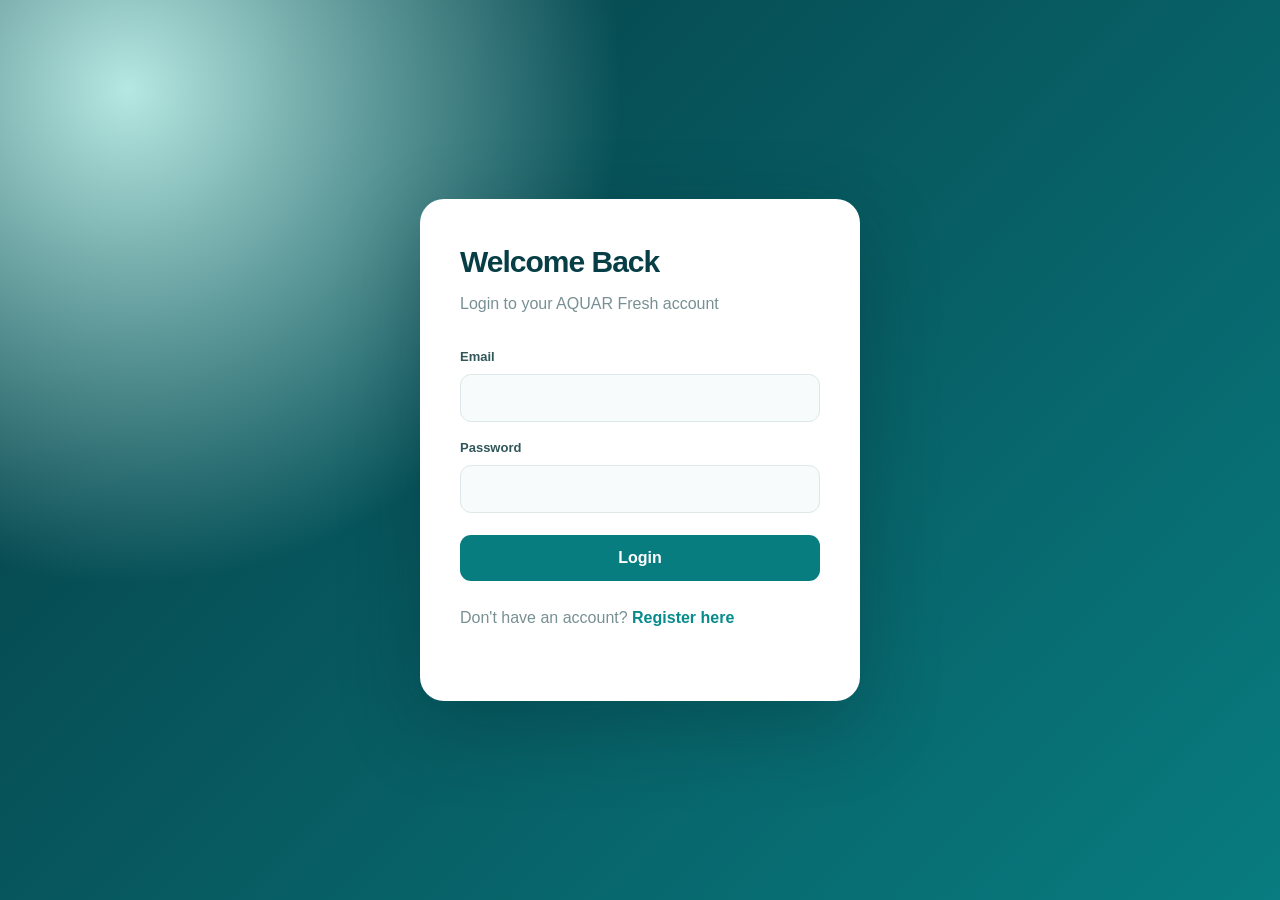
<file: admin-dashboard.html>
<!DOCTYPE html>
<html lang="en">
<head>
    <meta charset="UTF-8">
    <meta name="viewport" content="width=device-width, initial-scale=1.0">
    <title>AQUAR Fresh | Admin Dashboard</title>
    <link rel="stylesheet" href="../styles.css">
</head>
<body>
    <main class="dashboard">
        <header>
            <h1>AQUAR Administration</h1>
            <button onclick="logout()">Logout</button>
        </header>

        <section class="admin-stats">
    <article class="stat-card">
        <span>Total Orders</span>
        <h2 id="totalOrders">0</h2>
    </article>

    <article class="stat-card">
        <span>Completed Sales</span>
        <h2 id="completedSales">KSh 0</h2>
    </article>

    <article class="stat-card">
        <span>Active Orders</span>
        <h2 id="activeOrders">0</h2>
    </article>

    <article class="stat-card">
        <span>Delivered Orders</span>
        <h2 id="deliveredOrders">0</h2>
    </article>
</section>

<h2>All Customer Orders</h2>
        <div id="orders">Loading orders...</div>
        <p id="message"></p>
    </main>

    <script>
        const API = "http://127.0.0.1:5000";
        const token = localStorage.getItem("aquarToken");
        const user = JSON.parse(localStorage.getItem("aquarUser") || "null");

        if (!token || !user || user.role !== "admin") {
            alert("Administrator access required.");
            window.location.href = "login.html";
        }

async function loadStats() {
    try {
        const response = await fetch(`${API}/admin/dashboard-stats`, {
            headers: {
                "Authorization": `Bearer ${token}`
            }
        });

        const stats = await response.json();

        if (!response.ok) {
            throw new Error(stats.error || "Could not load statistics.");
        }

        document.getElementById("totalOrders").textContent =
            stats.total_orders ?? 0;

        document.getElementById("completedSales").textContent =
            "KSh " + Number(stats.completed_sales || 0).toLocaleString();

        document.getElementById("activeOrders").textContent =
            stats.active_orders ?? 0;

        document.getElementById("deliveredOrders").textContent =
            stats.delivered_orders ?? 0;

    } catch (error) {
        console.error("Statistics error:", error);
    }
}


        async function loadOrders() {
            try {
                const response = await fetch(`${API}/admin/orders`, {
                    headers: { "Authorization": `Bearer ${token}` }
                });

                const orders = await response.json();

                if (!response.ok) {
                    throw new Error(orders.message || "Could not load orders.");
                }

                const container = document.getElementById("orders");

                if (orders.length === 0) {
                    container.textContent = "No orders have been placed yet.";
                    return;
                }

                container.innerHTML = orders.map(order => `
                    <article>
                        <h3>${order.order_number}</h3>
                        <p>Customer: ${order.customer_name}</p>
                        <p>Phone: ${order.phone}</p>
                        <p>Address: ${order.address}</p>
                        <p>Total: KSh ${order.total}</p>
                        <p>Payment: ${order.payment_method} (${order.payment_status})</p>
                        <p>Current status: <strong>${order.status}</strong></p>

                        <select id="status-${order.id}">
                            ${["Pending", "Confirmed", "Preparing", "Out for Delivery", "Delivered", "Cancelled"].map(status =>
                                `<option value="${status}" ${status === order.status ? "selected" : ""}>${status}</option>`
                            ).join("")}
                        </select>

                        <button onclick="updateStatus(${order.id})">Update Status</button>
                    </article>
                    <hr>
                `).join("");

            } catch (error) {
                document.getElementById("orders").textContent = error.message;
            }
        }

        async function updateStatus(orderId) {
            const status = document.getElementById(`status-${orderId}`).value;
            const message = document.getElementById("message");

            try {
                const response = await fetch(`${API}/admin/orders/${orderId}/status`, {
                    method: "PUT",
                    headers: {
                        "Content-Type": "application/json",
                        "Authorization": `Bearer ${token}`
                    },
                    body: JSON.stringify({ status })
                });

                const data = await response.json();

                if (!response.ok) {
                    throw new Error(data.message || "Update failed.");
                }

                message.textContent = "Order status updated!";
                loadStats();
loadOrders();

            } catch (error) {
                message.textContent = error.message;
            }
        }

        function logout() {
            localStorage.removeItem("aquarToken");
            localStorage.removeItem("aquarUser");
            window.location.href = "login.html";
        }

        loadOrders();
    </script>
</body>
</html>
</file>
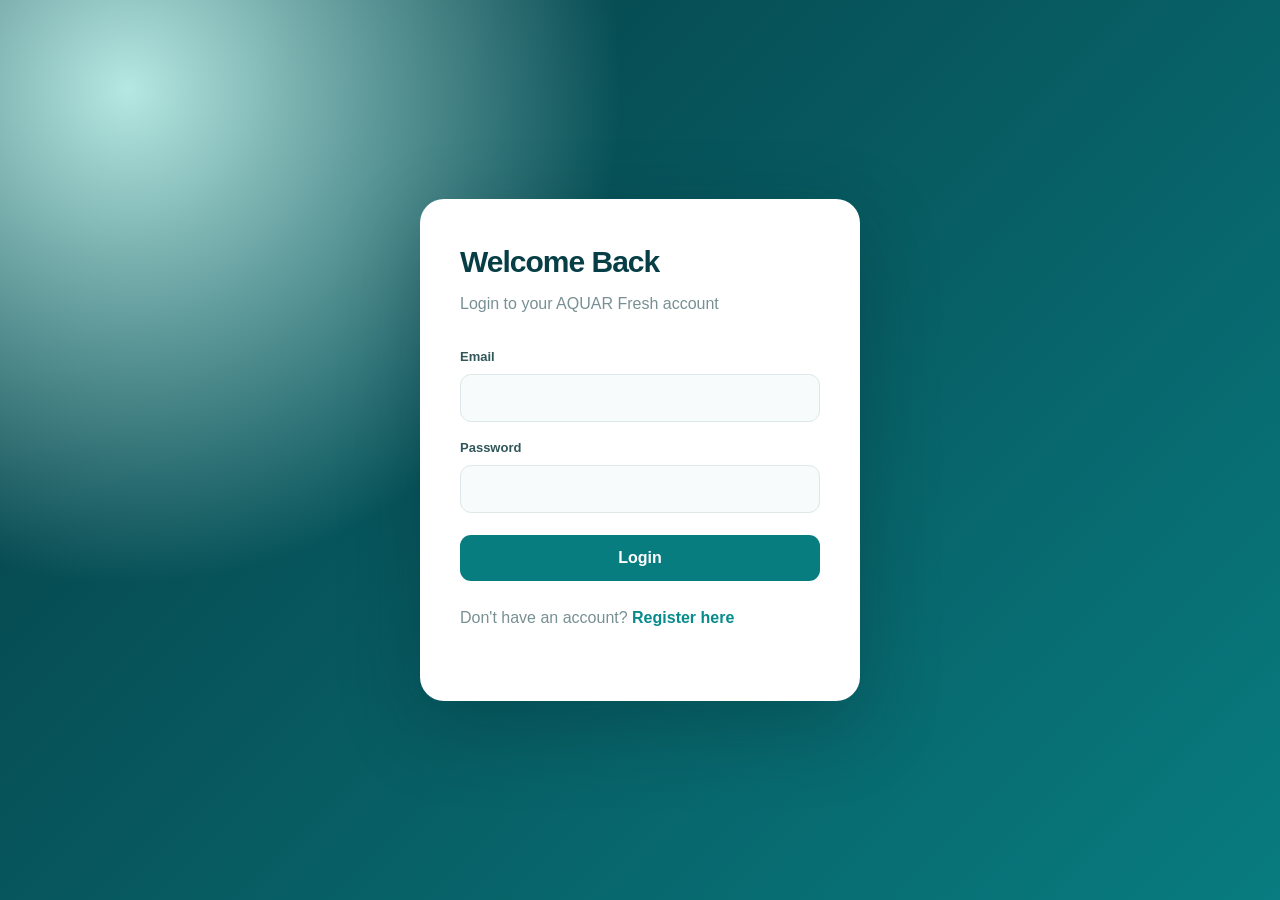
<file: checkout.html>
<!DOCTYPE html>
<html lang="en">
<head>
    <meta charset="UTF-8">
    <meta name="viewport" content="width=device-width, initial-scale=1.0">
    <title>AQUAR Fresh | Checkout</title>
    <link rel="stylesheet" href="../styles.css">
</head>
<body>
    <main class="dashboard">
        <h1>Complete Your Order</h1>

        <div id="orderSummary"></div>

        <form id="checkoutForm">
            <label>Delivery Address</label>
            <textarea id="address" required placeholder="Enter your full delivery address"></textarea>

            <label>Payment Method</label>
            <select id="paymentMethod" required>
                <option value="M-Pesa">M-Pesa</option>
                <option value="Cash">Cash on Delivery</option>
            </select>

            <button type="submit">Place Order</button>
        </form>

        <p id="message"></p>
    </main>

    <script>
        const API = "http://127.0.0.1:5000";
        const token = localStorage.getItem("aquarToken");
        const cart = JSON.parse(sessionStorage.getItem("aquarCheckoutCart") || "[]");

        if (!token) {
            window.location.href = "login.html";
        }

        if (cart.length === 0) {
            document.getElementById("orderSummary").textContent = "Your cart is empty.";
            document.getElementById("checkoutForm").style.display = "none";
        } else {
            const total = cart.reduce((sum, item) => sum + item.price * item.quantity, 0);

            document.getElementById("orderSummary").innerHTML = `
                <h2>Order Summary</h2>
                ${cart.map(item => `<p>${item.name} × ${item.quantity}</p>`).join("")}
                <h3>Total: KSh ${total}</h3>
            `;
        }

        document.getElementById("checkoutForm").addEventListener("submit", async (event) => {
            event.preventDefault();

            const message = document.getElementById("message");
            const button = event.target.querySelector("button");

            button.disabled = true;
            message.textContent = "Submitting your order...";

            try {
                const response = await fetch(`${API}/orders`, {
                    method: "POST",
                    headers: {
                        "Content-Type": "application/json",
                        "Authorization": `Bearer ${token}`
                    },
                    body: JSON.stringify({
                        items: cart.map(item => ({
                            product_id: item.product_id,
                            quantity: item.quantity
                        })),
                        address: document.getElementById("address").value,
                        payment_method: document.getElementById("paymentMethod").value
                    })
                });

                const data = await response.json();

                if (!response.ok) {
                    throw new Error(data.message || "Order could not be placed.");
                }

                sessionStorage.removeItem("aquarCheckoutCart");
                localStorage.setItem("aquarLastOrderNumber", data.order_number);

                message.textContent = "Order placed! Your order number is " + data.order_number;

                setTimeout(() => {
                    window.location.href = "order-tracking.html";
                }, 1500);

            } catch (error) {
                message.textContent = error.message;
                button.disabled = false;
            }
        });
    </script>
</body>
</html>
</file>
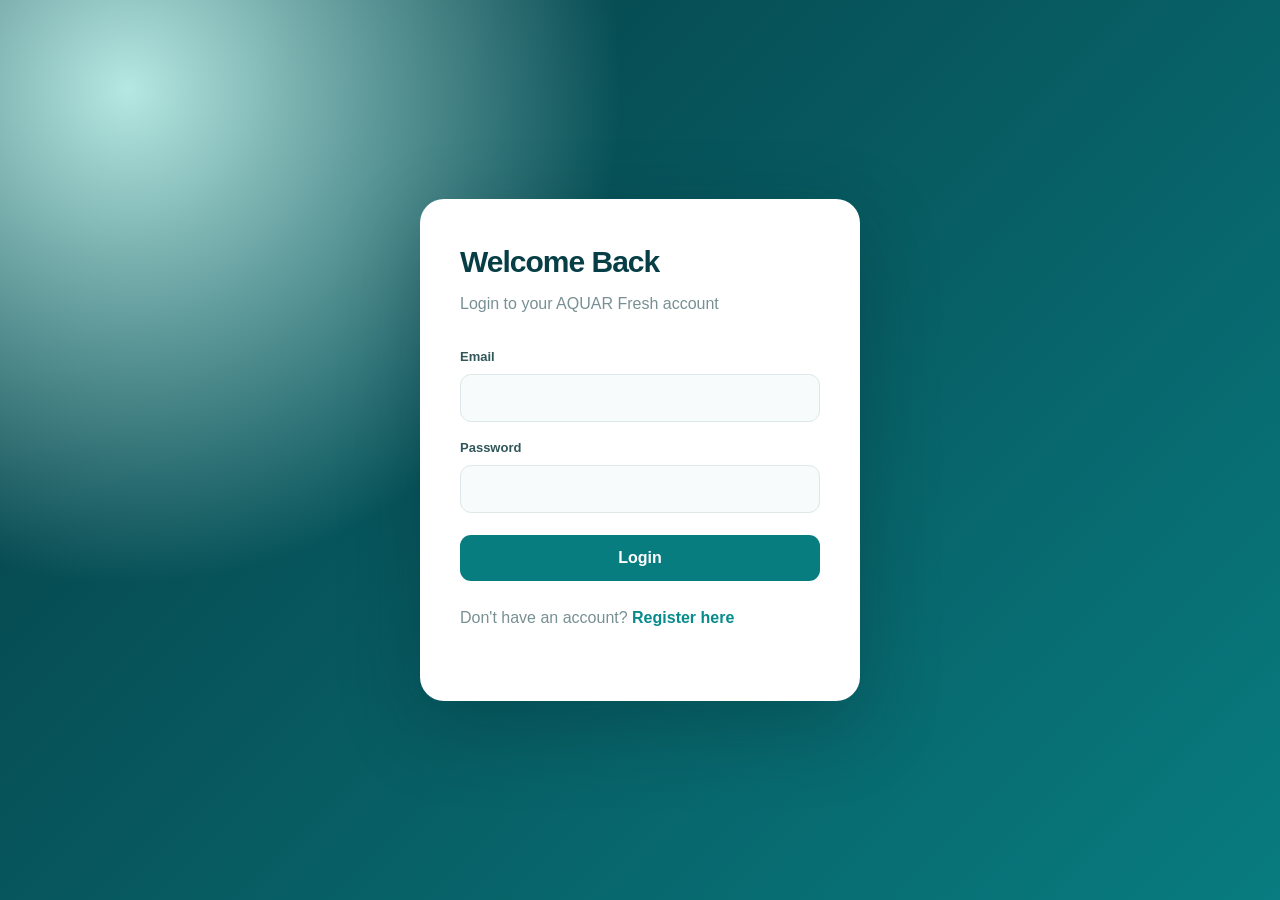
<file: customer-dashboard.html>
<!DOCTYPE html>
<html lang="en">
<head>
    <meta charset="UTF-8">
    <meta name="viewport" content="width=device-width, initial-scale=1.0">
    <title>AQUAR Fresh | Customer Dashboard</title>
    <link rel="stylesheet" href="../styles.css">
</head>
<body>
    <main class="dashboard">
        <header>
            <h1>AQUAR Fresh</h1>
            <p id="welcome">Welcome!</p>
            <button onclick="logout()">Logout</button>
        </header>

        <h2>Available Products</h2>
        <div id="products">Loading products...</div>

        <h2>Your Cart</h2>
        <div id="cart">Your cart is empty.</div>
        <h3 id="total">Total: KSh 0</h3>
        <button onclick="checkout()">Proceed to Checkout</button>
        <p id="message"></p>
    </main>

    <script>
        const API = "http://127.0.0.1:5000";
        const token = localStorage.getItem("aquarToken");
        const user = JSON.parse(localStorage.getItem("aquarUser") || "null");
        let products = [];
        let cart = [];

        if (!token || !user) {
            window.location.href = "login.html";
        } else {
            document.getElementById("welcome").textContent = "Welcome, " + user.name;
        }

        async function loadProducts() {
            try {
                const response = await fetch(`${API}/products`);
                if (!response.ok) throw new Error("Product loading failed");

                products = await response.json();

                document.getElementById("products").innerHTML = products.map(product => `
                    <article>
                        <h3>${product.name} - ${product.size}</h3>
                        <p>KSh ${product.price}</p>
                        <button onclick="addToCart(${product.id})">Add to Cart</button>
                    </article>
                `).join("");
            } catch (error) {
                document.getElementById("products").textContent = "Could not load products. Check that the backend is running.";
            }
        }

        function addToCart(productId) {
            const product = products.find(item => item.id === productId);
            const existing = cart.find(item => item.product_id === productId);

            if (existing) {
                existing.quantity++;
            } else {
                cart.push({
                    product_id: product.id,
                    name: product.name + " - " + product.size,
                    price: product.price,
                    quantity: 1
                });
            }

            renderCart();
        }

        function renderCart() {
            const cartElement = document.getElementById("cart");

            if (cart.length === 0) {
                cartElement.textContent = "Your cart is empty.";
            } else {
                cartElement.innerHTML = cart.map((item, index) => `
                    <p>
                        ${item.name} × ${item.quantity}
                        <button onclick="removeItem(${index})">Remove</button>
                    </p>
                `).join("");
            }

            const total = cart.reduce((sum, item) => sum + item.price * item.quantity, 0);
            document.getElementById("total").textContent = "Total: KSh " + total;
        }

        function removeItem(index) {
            cart.splice(index, 1);
            renderCart();
        }

        function checkout() {
            if (cart.length === 0) {
                alert("Please add a product first.");
                return;
            }

            sessionStorage.setItem("aquarCheckoutCart", JSON.stringify(cart));
            window.location.href = "checkout.html";
        }

        function logout() {
            localStorage.removeItem("aquarToken");
            localStorage.removeItem("aquarUser");
            window.location.href = "login.html";
        }

        loadProducts();
    </script>
</body>
</html>
</file>
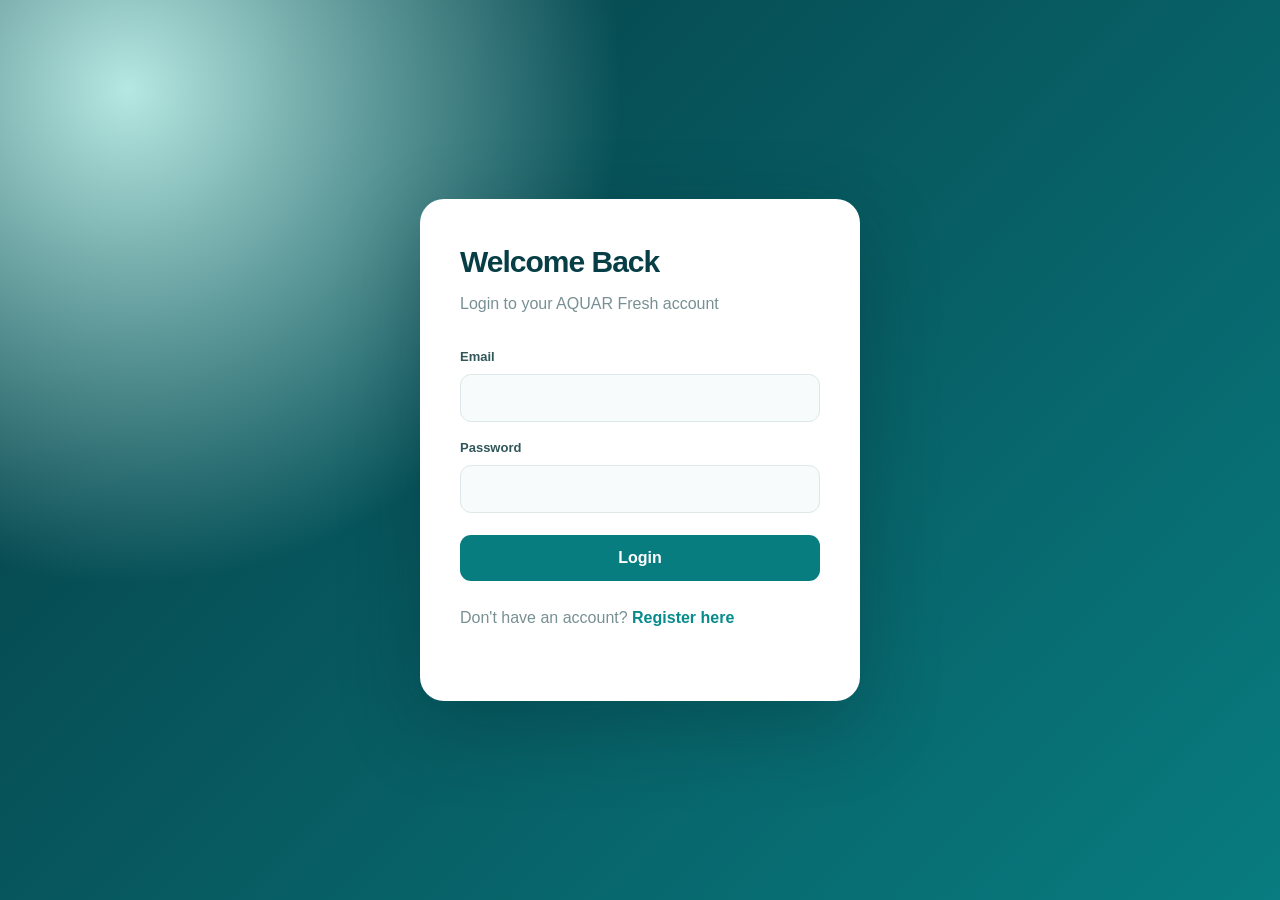
<file: delivery-dashboard.html>
<!DOCTYPE html>
<html lang="en">
<head>
    <meta charset="UTF-8">
    <meta name="viewport" content="width=device-width, initial-scale=1.0">
    <title>AQUAR Fresh | Delivery Dashboard</title>
    <link rel="stylesheet" href="../styles.css">

    
* {
    box-sizing: border-box;
}

body {
    margin: 0;
    background: #f2f7f7;
    color: #183b40;
    font-family: 'DM Sans', sans-serif;
}

.dashboard {
    max-width: 1250px;
    margin: auto;
    padding: 40px 5%;
}

.delivery-header {
    background: linear-gradient(120deg, #073b4c, #087f78);
    color: white;
    padding: 35px;
    border-radius: 22px;
    display: flex;
    justify-content: space-between;
    align-items: center;
    gap: 20px;
    margin-bottom: 35px;
    box-shadow: 0 15px 35px rgba(7,59,76,.15);
}

.delivery-header h1 {
    font-family: 'Manrope', sans-serif;
    font-size: 30px;
    margin: 0 0 8px;
}

.delivery-header p {
    color: #c1e4df;
    margin: 0;
}

.delivery-header button {
    background: white;
    color: #073b4c;
    border: none;
    border-radius: 10px;
    padding: 12px 22px;
    font-weight: 700;
    cursor: pointer;
}

.delivery-summary {
    display: grid;
    grid-template-columns: repeat(3, minmax(0, 1fr));
    gap: 22px;
    margin-bottom: 45px;
}

.stat-card {
    background: white;
    border: 1px solid #e4eeee;
    border-radius: 18px;
    padding: 27px;
    box-shadow: 0 8px 25px rgba(7,59,76,.04);
}

.stat-card span {
    color: #71888b;
    font-size: 13px;
    font-weight: 600;
}

.stat-card h2 {
    font-family: 'Manrope', sans-serif;
    font-size: 34px;
    color: #087f78;
    margin: 12px 0 0;
}

.dashboard > h2 {
    font-family: 'Manrope', sans-serif;
    font-size: 25px;
    margin-bottom: 22px;
}

#orders {
    display: grid;
    grid-template-columns: repeat(2, minmax(0, 1fr));
    gap: 20px;
}

.delivery-card {
    background: white;
    border: 1px solid #e1ebeb;
    border-radius: 19px;
    padding: 26px;
    margin: 0;
    box-shadow: 0 8px 25px rgba(7,59,76,.04);
    transition: transform .2s, box-shadow .2s;
}

.delivery-card:hover {
    transform: translateY(-4px);
    box-shadow: 0 15px 30px rgba(7,59,76,.09);
}

.delivery-card h3 {
    color: #073b4c;
    font-family: 'Manrope', sans-serif;
    font-size: 19px;
    margin: 0 0 20px;
}

.delivery-card p {
    font-size: 14px;
    line-height: 1.7;
    color: #637b7e;
    margin: 10px 0;
    overflow-wrap: anywhere;
}

.delivery-card strong {
    color: #24494d;
}

.delivery-card select {
    width: 100%;
    padding: 13px;
    border: 1px solid #d8e6e5;
    border-radius: 10px;
    background: #f8fbfb;
    margin: 17px 0 12px;
    color: #24494d;
    font-size: 14px;
}

.delivery-card button {
    width: 100%;
    padding: 14px;
    border: none;
    border-radius: 10px;
    background: #087f78;
    color: white;
    font-weight: 700;
    cursor: pointer;
    transition: background .2s;
}

.delivery-card button:hover {
    background: #065e59;
}

.delivery-message {
    color: #087f78;
    font-weight: 600;
    margin-bottom: 20px;
}

@media(max-width: 750px) {
    .delivery-summary,
    #orders {
        grid-template-columns: 1fr;
    }

    .delivery-header {
        align-items: flex-start;
        flex-direction: column;
    }

    .delivery-header h1 {
        font-size: 24px;
    }

    .dashboard {
        padding: 22px 5%;
    }
}

</head>

<body>
<main class="dashboard">

    <header class="delivery-header">
        <div>
            <h1>AQUAR Delivery Centre</h1>
            <p>Manage and complete customer deliveries.</p>
        </div>
        <button onclick="logout()">Logout</button>
    </header>

    <section class="delivery-summary">
        <article class="stat-card">
            <span>Available Orders</span>
            <h2 id="totalOrders">0</h2>
        </article>
        <article class="stat-card">
            <span>Preparing</span>
            <h2 id="preparingOrders">0</h2>
        </article>
        <article class="stat-card">
            <span>Out for Delivery</span>
            <h2 id="outOrders">0</h2>
        </article>
    </section>

    <h2>Delivery Orders</h2>
    <p id="message" class="delivery-message"></p>
    <section id="orders">Loading orders...</section>

</main>

<script>
const API = "http://127.0.0.1:5000";
const token = localStorage.getItem("aquarToken");
const user = JSON.parse(localStorage.getItem("aquarUser") || "null");

if (!token || !user || user.role !== "delivery") {
    alert("Delivery staff access required.");
    window.location.href = "login.html";
}

async function loadOrders() {
    const container = document.getElementById("orders");

    try {
        const response = await fetch(`${API}/delivery/orders`, {
            headers: { "Authorization": `Bearer ${token}` }
        });

        const orders = await response.json();

        if (!response.ok) {
            throw new Error(orders.error || "Could not load orders.");
        }

        document.getElementById("totalOrders").textContent = orders.length;
        document.getElementById("preparingOrders").textContent =
            orders.filter(o => o.status === "Preparing" || o.status === "Confirmed").length;
        document.getElementById("outOrders").textContent =
            orders.filter(o => o.status === "Out for Delivery").length;

        if (!orders.length) {
            container.innerHTML = "<p>No orders are currently awaiting delivery.</p>";
            return;
        }

        container.innerHTML = orders.map(order => `
            <article class="delivery-card">
                <h3>Order ${order.order_number}</h3>
                <p><strong>Customer:</strong> ${order.customer_name}</p>
                <p><strong>Phone:</strong> ${order.phone}</p>
                <p><strong>Delivery address:</strong> ${order.address}</p>
                <p><strong>Amount:</strong> KSh ${Number(order.total).toLocaleString()}</p>
                <p><strong>Payment:</strong> ${order.payment_method} (${order.payment_status})</p>
                <p><strong>Status:</strong> ${order.status}</p>

                <select id="status-${order.id}">
                    <option value="Out for Delivery">Out for Delivery</option>
                    <option value="Delivered">Delivered</option>
                </select>

                <button onclick="updateStatus(${order.id})">
                    Update Delivery
                </button>
            </article>
        `).join("");

    } catch (error) {
        container.textContent = error.message;
    }
}

async function updateStatus(orderId) {
    const status = document.getElementById(`status-${orderId}`).value;

    try {
        const response = await fetch(
            `${API}/delivery/orders/${orderId}/status`,
            {
                method: "PUT",
                headers: {
                    "Content-Type": "application/json",
                    "Authorization": `Bearer ${token}`
                },
                body: JSON.stringify({ status })
            }
        );

        const data = await response.json();

        if (!response.ok) throw new Error(data.error || "Update failed.");

        document.getElementById("message").textContent = data.message;
        await loadOrders();

    } catch (error) {
        document.getElementById("message").textContent = error.message;
    }
}

function logout() {
    localStorage.removeItem("aquarToken");
    localStorage.removeItem("aquarUser");
    window.location.href = "login.html";
}

loadOrders();
</script>
</body>
</html>
</file>
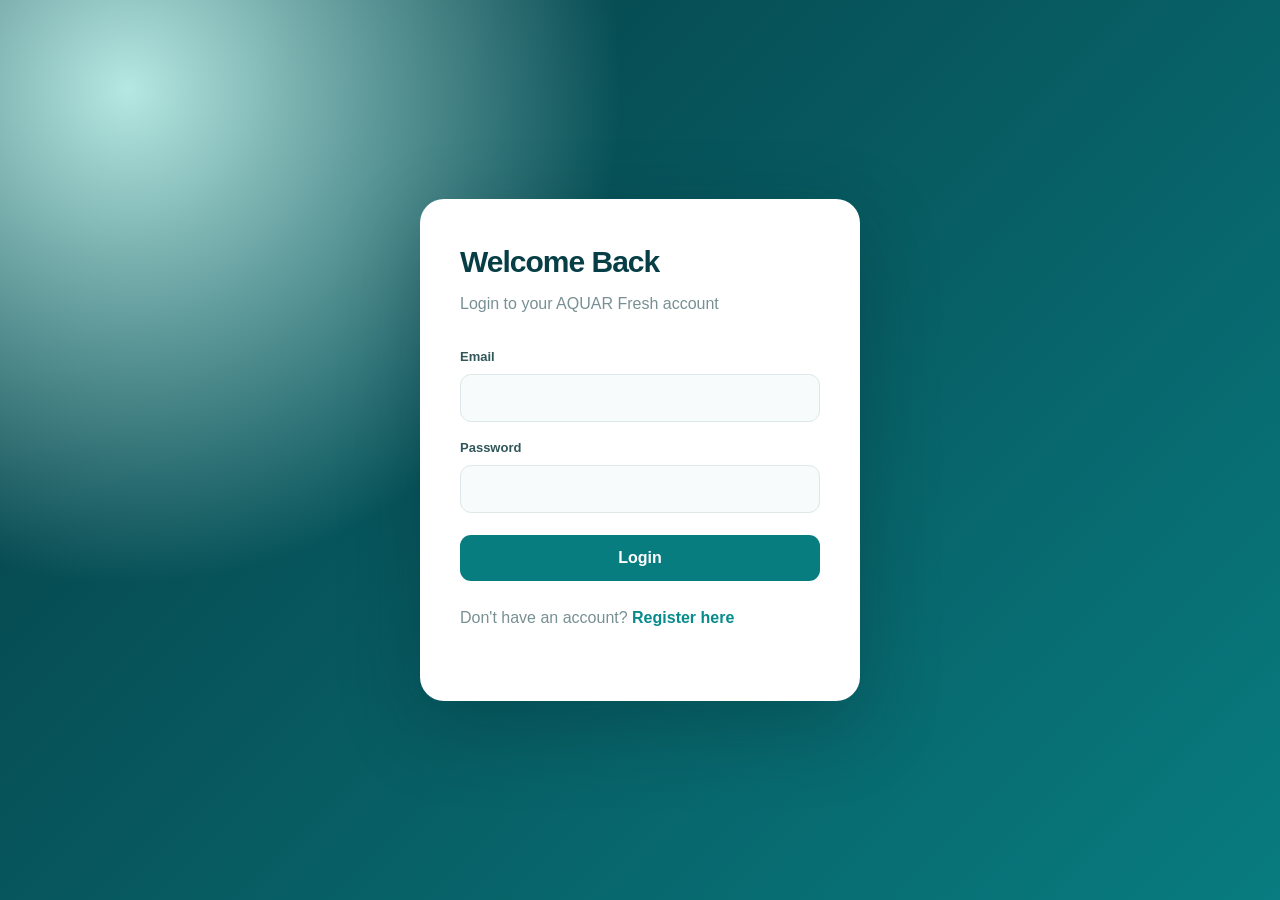
<file: login.html>
<!DOCTYPE html>
<html lang="en">
<head>
    <meta charset="UTF-8">
    <meta name="viewport" content="width=device-width, initial-scale=1.0">
    <title>AQUAR Fresh | Login</title>
    <link rel="stylesheet" href="../styles.css">
</head>
<body>
    <main class="auth-container">
        <h1>Welcome Back</h1>
        <p>Login to your AQUAR Fresh account</p>

        <form id="loginForm">
            <label>Email</label>
            <input type="email" id="email" required>

            <label>Password</label>
            <input type="password" id="password" required>

            <button type="submit">Login</button>
        </form>

        <p id="message"></p>
        <p>Don't have an account?
            <a href="register.html">Register here</a>
        </p>
    </main>

    <script>
        const API = "http://127.0.0.1:5000";

        document.getElementById("loginForm").addEventListener("submit", async (event) => {
            event.preventDefault();

            const message = document.getElementById("message");
            message.textContent = "Logging in...";

            try {
                const response = await fetch(`${API}/login`, {
                    method: "POST",
                    headers: { "Content-Type": "application/json" },
                    body: JSON.stringify({
                        email: document.getElementById("email").value,
                        password: document.getElementById("password").value
                    })
                });

                const data = await response.json();

                if (!response.ok) {
                    message.textContent = data.message || "Login failed.";
                    return;
                }

                localStorage.setItem("aquarToken", data.token);
                localStorage.setItem("aquarUser", JSON.stringify(data.user));

                if (data.user.role === "admin") {
                    window.location.href = "admin-dashboard.html";
                } else if (data.user.role === "delivery") {
                    window.location.href = "delivery-dashboard.html";
                } else {
                    window.location.href = "customer-dashboard.html";
                }

            } catch (error) {
                message.textContent = "Cannot connect to AQUAR server. Make sure the backend is running.";
            }
        });
    </script>
</body>
</html>
</file>
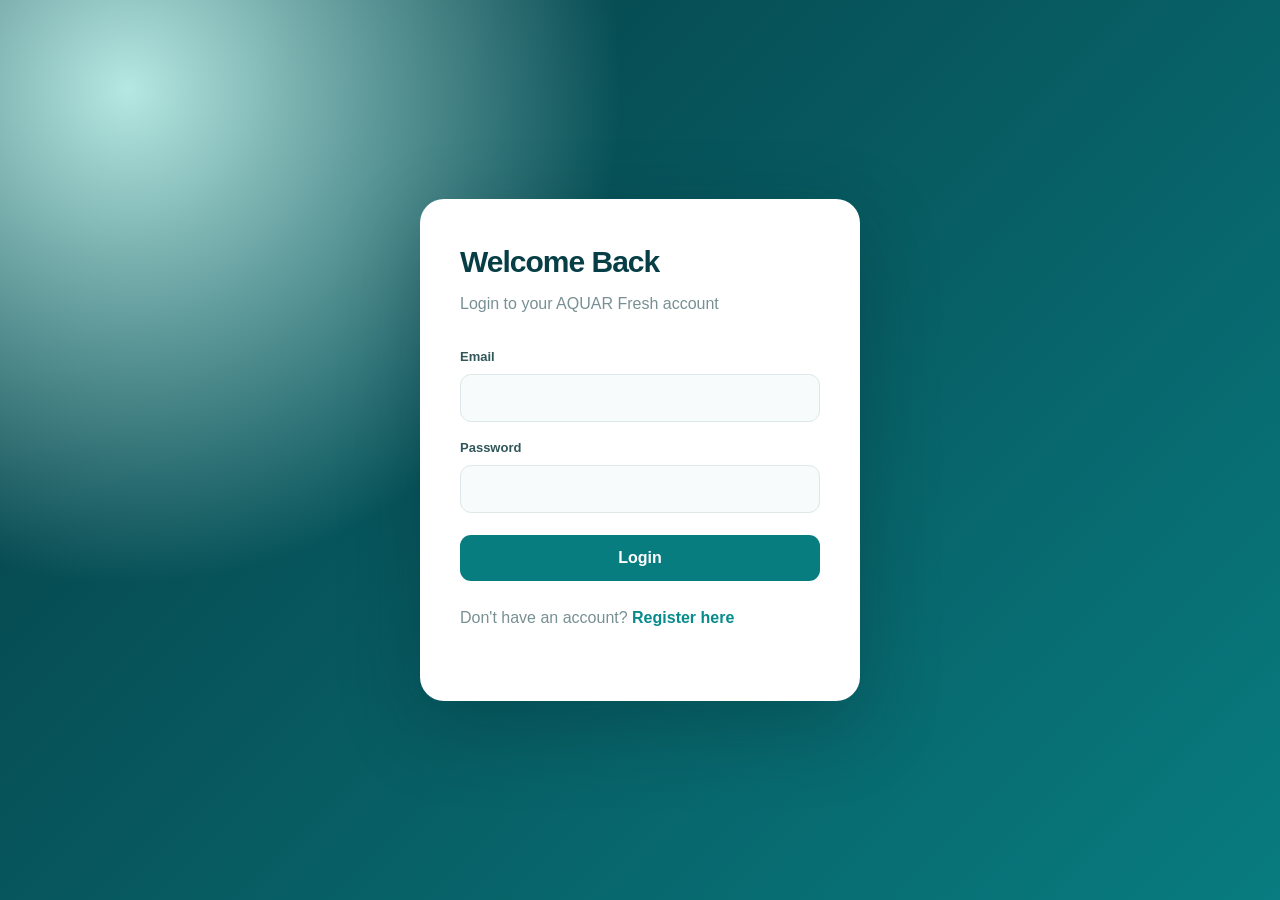
<file: order-tracking.html>
<!DOCTYPE html>
<html lang="en">
<head>
    <meta charset="UTF-8">
    <meta name="viewport" content="width=device-width, initial-scale=1.0">
    <title>AQUAR Fresh | Order Tracking</title>
    <link rel="stylesheet" href="../styles.css">
</head>
<body>
    <main class="dashboard">
        <h1>My Orders</h1>
        <div id="orders">Loading your orders...</div>
        <a href="customer-dashboard.html">Continue Shopping</a>
    </main>

    <script>
        const API = "http://127.0.0.1:5000";
        const token = localStorage.getItem("aquarToken");

        if (!token) {
            window.location.href = "login.html";
        }

        async function loadOrders() {
            try {
                const response = await fetch(`${API}/my-orders`, {
                    headers: {
                        "Authorization": `Bearer ${token}`
                    }
                });

                const orders = await response.json();

                if (!response.ok) {
                    throw new Error(orders.message || "Could not load orders.");
                }

                const container = document.getElementById("orders");

                if (orders.length === 0) {
                    container.textContent = "You haven't placed any orders yet.";
                    return;
                }

                container.innerHTML = orders.map(order => `
                    <article>
                        <h2>${order.order_number}</h2>
                        <p><strong>Status:</strong> ${order.status}</p>
                        <p><strong>Total:</strong> KSh ${order.total}</p>
                        <p><strong>Payment:</strong> ${order.payment_method} (${order.payment_status})</p>
                        <p><strong>Delivery Address:</strong> ${order.address}</p>
                        <p><strong>Placed:</strong> ${order.created_at}</p>
                    </article>
                `).join("");

            } catch (error) {
                document.getElementById("orders").textContent = error.message;
            }
        }

        loadOrders();
    </script>
</body>
</html>
</file>
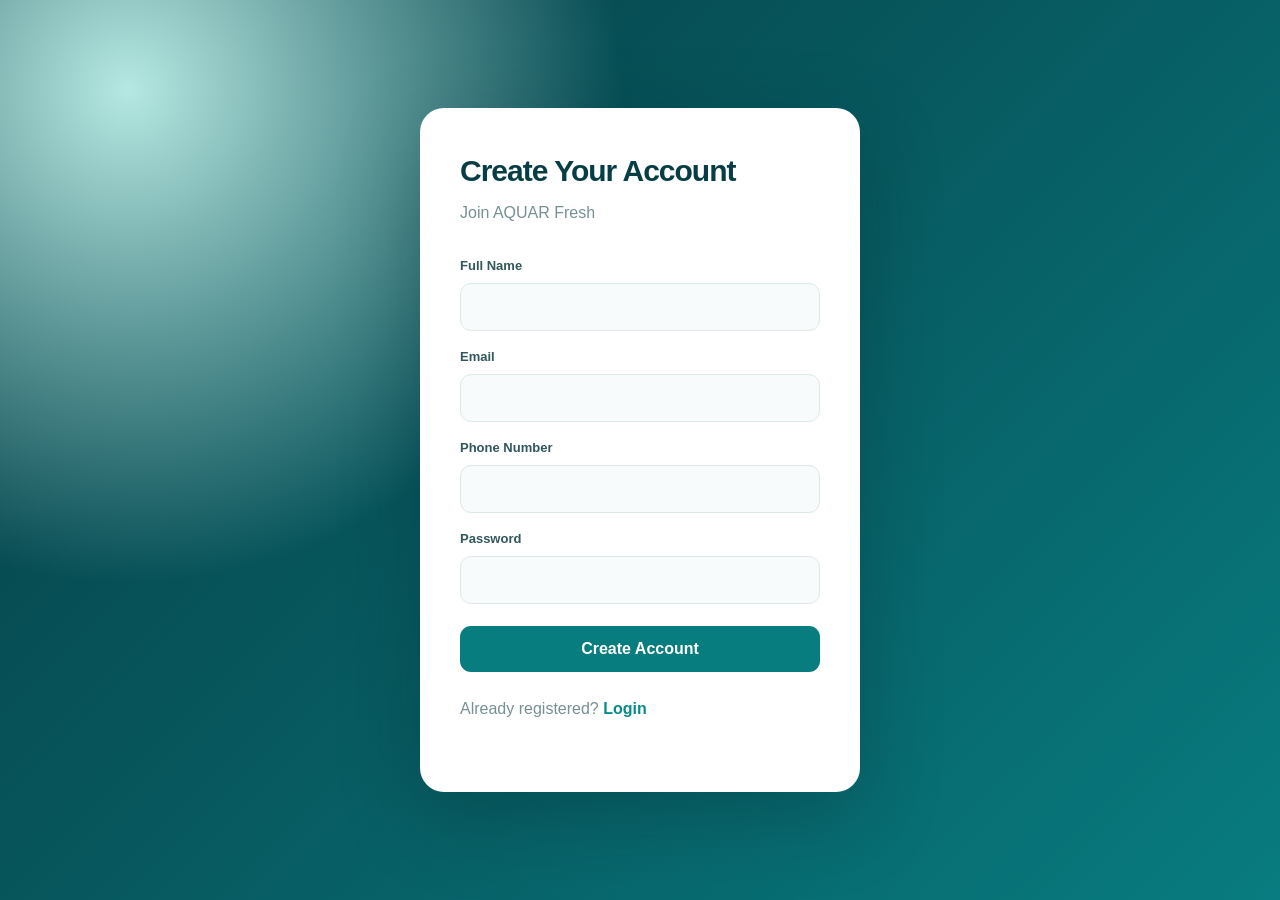
<file: register.html>
<!DOCTYPE html>
<html lang="en">
<head>
    <meta charset="UTF-8">
    <meta name="viewport" content="width=device-width, initial-scale=1.0">
    <title>AQUAR Fresh | Register</title>
    <link rel="stylesheet" href="../styles.css">
</head>
<body>
    <main class="auth-container">
        <h1>Create Your Account</h1>
        <p>Join AQUAR Fresh</p>

        <form id="registerForm">
            <label>Full Name</label>
            <input type="text" id="name" required>

            <label>Email</label>
            <input type="email" id="email" required>

            <label>Phone Number</label>
            <input type="tel" id="phone" required>

            <label>Password</label>
            <input type="password" id="password" minlength="8" required>

            <button type="submit">Create Account</button>
        </form>

        <p id="message"></p>
        <p>Already registered? <a href="login.html">Login</a></p>
    </main>

    <script>
        const API = "http://127.0.0.1:5000";

        document.getElementById("registerForm").addEventListener("submit", async (event) => {
            event.preventDefault();

            const message = document.getElementById("message");
            message.textContent = "Creating your account...";

            try {
                const response = await fetch(`${API}/register`, {
                    method: "POST",
                    headers: { "Content-Type": "application/json" },
                    body: JSON.stringify({
                        name: document.getElementById("name").value,
                        email: document.getElementById("email").value,
                        phone: document.getElementById("phone").value,
                        password: document.getElementById("password").value
                    })
                });

                const data = await response.json();

                if (!response.ok) {
                    message.textContent = data.message || "Registration failed.";
                    return;
                }

                message.textContent = "Account created! Redirecting to login...";
                setTimeout(() => {
                    window.location.href = "login.html";
                }, 1200);

            } catch (error) {
                message.textContent = "Cannot connect to AQUAR server. Make sure the backend is running.";
            }
        });
    </script>
</body>
</html>
</file>
<file: styles.css>
*{box-sizing:border-box} :root{--navy:#073b4c;--deep:#062f3e;--blue:#087f9c;--cyan:#a9e5e8;--mint:#dff5f1;--ink:#102f3b;--muted:#657b83;--paper:#fbfdfc;--line:#e3eeec} html{scroll-behavior:smooth}body{margin:0;background:var(--paper);color:var(--ink);font-family:"DM Sans",sans-serif}.announcement{height:34px;background:var(--deep);color:#d9eeee;text-align:center;font-size:11px;letter-spacing:.07em;padding:9px}.announcement span{padding:0 10px;color:#7dc8cb}.site-header{height:82px;display:flex;align-items:center;justify-content:space-between;padding:0 7.5%;background:#fff;border-bottom:1px solid #edf2f1;position:sticky;top:0;z-index:10}.brand{display:flex;align-items:center;gap:10px;color:var(--navy);text-decoration:none;font-family:Manrope,sans-serif;font-weight:800;letter-spacing:.09em;font-size:16px}.brand-mark{display:grid;place-items:center;width:34px;height:34px;border-radius:11px 11px 11px 3px;background:var(--navy);color:#b9eeee;font-size:19px}.brand-light{font-weight:500;color:#4f8790;margin-left:3px}.desktop-nav{display:flex;gap:36px}.desktop-nav a,.under-link{font-size:13px;color:#45616a;text-decoration:none}.desktop-nav a:hover,.under-link:hover{color:var(--blue)}.header-actions{display:flex;align-items:center;gap:22px}.text-button{border:0;background:none;color:var(--ink);font:600 13px "DM Sans";cursor:pointer}.button{border:0;border-radius:7px;background:var(--navy);color:white;padding:15px 22px;font:700 13px "DM Sans";cursor:pointer;box-shadow:0 7px 18px #073b4c20;transition:.2s}.button:hover{background:#0b566a;transform:translateY(-1px)}.button span{padding-left:16px;color:#9ce1df}.button-small{padding:12px 17px}.mobile-menu{display:none;background:none;border:0;font-size:23px;color:var(--navy)}.hero{padding:75px 9% 68px;display:grid;grid-template-columns:1fr 1fr;min-height:560px;align-items:center;gap:5%}.eyebrow{font-size:10px;font-weight:700;letter-spacing:.19em;color:#4d9298;display:flex;align-items:center;gap:9px}.eyebrow-dot{width:7px;height:7px;border-radius:50%;background:#45b9b2;box-shadow:0 0 0 4px #dff5f1}.hero h1,.section-heading h2,.how-intro h2,.why-copy h2{font-family:Manrope,sans-serif;font-size:clamp(48px,5.3vw,72px);line-height:1.04;letter-spacing:-.055em;color:var(--navy);margin:25px 0 18px;font-weight:800}.hero h1 em,.section-heading h2 em,.how-intro h2 em,.why-copy h2 em{font-style:normal;color:#3c9da0}.hero-description{max-width:450px;color:#60777e;line-height:1.8;font-size:15px}.hero-buttons{display:flex;align-items:center;gap:27px;margin-top:30px}.under-link{font-weight:700}.under-link span{padding-left:8px;color:#3c9da0}.hero-proof{display:flex;align-items:center;gap:13px;margin-top:45px}.proof-avatars{display:flex}.proof-avatars span{width:30px;height:30px;border:2px solid white;border-radius:50%;display:grid;place-items:center;background:#d8f0e9;color:#087f83;margin-left:-5px;font-size:13px}.proof-avatars span:first-child{margin-left:0;background:#dcecf5}.proof-avatars span:last-child{background:#e7e6d6}.hero-proof strong,.hero-proof small{display:block}.hero-proof strong{font-size:11px;color:#31525c}.hero-proof small{font-size:10px;color:#82949a;margin-top:3px}.hero-art{height:440px;position:relative;display:grid;place-items:center;overflow:hidden;background:radial-gradient(ellipse at 52% 51%,#d5f1ed 0,#e9f7f3 34%,#f7fbf9 68%,transparent 69%)}.art-glow{position:absolute;width:310px;height:310px;border-radius:50%;background:#b4e5e3;filter:blur(32px);opacity:.45}.water-orbit{position:absolute;border:1px solid #a7dcd7;border-radius:50%;transform:rotate(-25deg)}.orbit-one{width:390px;height:180px}.orbit-two{width:330px;height:290px;transform:rotate(38deg);border-color:#c1e5df}.water-bottle{position:relative;width:155px;height:320px;z-index:2;filter:drop-shadow(22px 24px 16px #0a526022)}.bottle-cap{position:absolute;top:0;left:58px;width:40px;height:21px;background:linear-gradient(90deg,#087f94,#4cb7b6,#087f94);border-radius:5px 5px 2px 2px}.bottle-neck{position:absolute;top:17px;left:48px;width:60px;height:46px;background:linear-gradient(90deg,#b4e4e2,#e8ffff 40%,#75c6c4);border-radius:8px 8px 0 0}.bottle-body{position:absolute;top:53px;left:0;width:155px;height:260px;border-radius:28px 28px 35px 35px;background:linear-gradient(90deg,#7bc6c6 0,#d9ffff 19%,#a8e4e3 47%,#e8ffff 72%,#69b9bd 100%);border:2px solid #b8e8e4;overflow:hidden}.bottle-shine{position:absolute;top:17px;left:17px;width:13px;height:190px;background:#fff9;border-radius:100%;filter:blur(4px)}.bottle-label{position:absolute;top:88px;left:0;right:0;height:78px;background:#f5ffffe8;display:flex;flex-direction:column;align-items:center;justify-content:center;color:var(--navy);letter-spacing:.15em}.label-drop{font-size:15px;color:#40aeb0}.bottle-label b{font:800 18px Manrope}.bottle-label small{font-size:6px;letter-spacing:.22em;margin-top:3px}.water-line{position:absolute;bottom:0;height:60px;width:100%;background:#6fc8cb55;border-radius:45% 45% 0 0}.floating-note{position:absolute;z-index:3;background:#ffffffed;border:1px solid #e4f0ed;border-radius:9px;padding:12px 15px;display:flex;align-items:center;gap:10px;box-shadow:0 12px 30px #174c4c12}.note-top{top:85px;right:0}.note-bottom{bottom:75px;left:0}.note-icon{width:32px;height:32px;border-radius:8px;background:#e2f5f0;color:#198c91;display:grid;place-items:center;font-size:17px}.floating-note b,.floating-note small{display:block}.floating-note b{font-size:10px;color:#244751}.floating-note small{font-size:9px;color:#82969a;margin-top:4px}.art-caption{position:absolute;bottom:16px;right:20px;font-size:8px;letter-spacing:.2em;color:#78a7a5}.trust-strip{margin:0 9%;border-top:1px solid var(--line);border-bottom:1px solid var(--line);height:78px;display:flex;align-items:center;justify-content:center;gap:45px}.trust-strip div{display:flex;align-items:center;gap:13px;font-size:12px;color:#42616a;font-weight:600}.trust-strip b{font:800 12px Manrope;color:#56a8a4}.trust-strip i{height:20px;width:1px;background:#dce9e6}.section{padding:100px 9%}.section-heading{display:flex;justify-content:space-between;align-items:end;margin-bottom:38px}.section-heading h2,.why-copy h2{font-size:46px;margin:14px 0 0}.section-heading>p{max-width:320px;font-size:13px;line-height:1.8;color:var(--muted);margin:0 0 5px}.product-grid{display:grid;grid-template-columns:repeat(3,1fr);gap:18px}.product-card{background:#fff;border:1px solid #e6efed;border-radius:12px;padding:22px;transition:.2s}.product-card:hover{transform:translateY(-4px);box-shadow:0 15px 35px #0c48500c}.product-visual{height:170px;border-radius:9px;background:linear-gradient(145deg,#e8f7f3,#f4fbfa);display:grid;place-items:center;position:relative;overflow:hidden}.product-visual:before{content:"";position:absolute;width:145px;height:145px;border:1px solid #c8e9e3;border-radius:50%}.mini-bottle{width:55px;height:112px;border-radius:10px 10px 13px 13px;background:linear-gradient(90deg,#81c9c7,#e2ffff 45%,#73b9bb);position:relative;box-shadow:12px 13px 14px #1c66751a}.mini-bottle:before{content:"";position:absolute;top:-13px;left:16px;width:23px;height:17px;background:#4eaaa9;border-radius:4px 4px 0 0}.mini-bottle:after{content:"AQUAR";position:absolute;top:44px;left:0;right:0;background:#f4ffff;color:#14616b;text-align:center;font:800 8px Manrope;padding:7px 0}.mini-bottle.large{height:125px;width:75px}.mini-bottle.small{height:95px;width:48px}.product-tag{position:absolute;top:13px;left:13px;background:#fff;color:#4a9291;border-radius:20px;padding:6px 9px;font-size:9px;font-weight:700}.product-info{display:flex;justify-content:space-between;align-items:start;margin-top:18px}.product-info h3{font:700 16px Manrope;margin:0;color:var(--navy)}.product-info p{font-size:11px;color:#7d9196;margin:5px 0}.price{font:800 17px Manrope;color:var(--navy);white-space:nowrap}.price small{font:500 9px "DM Sans";color:#819398}.product-bottom{display:flex;align-items:center;justify-content:space-between;margin-top:18px;padding-top:14px;border-top:1px solid #edf2f0}.product-bottom span{font-size:10px;color:#739096}.add-button{border:0;border-radius:6px;background:#e5f5f1;color:#137e83;padding:9px 13px;font:700 11px "DM Sans";cursor:pointer}.add-button:hover{background:#cdece5}.how-section{background:var(--navy);color:white;padding:85px 9%;display:grid;grid-template-columns:.8fr 1.5fr;gap:8%;align-items:center}.light-eyebrow{color:#8dd1cb}.how-intro h2{font-size:48px;color:white;margin:20px 0}.how-intro h2 em{color:#86d4ce}.how-intro p{max-width:290px;color:#b7d0d2;font-size:13px;line-height:1.8;margin-bottom:27px}.button-light{background:#d7f2ec;color:var(--navy);box-shadow:none}.button-light span{color:#218c8d}.steps{display:grid;grid-template-columns:repeat(3,1fr);gap:24px}.step{border-left:1px solid #ffffff32;padding-left:20px;position:relative}.step-no{font:700 10px Manrope;color:#7fcac5;letter-spacing:.1em}.step-icon{width:42px;height:42px;border-radius:11px;background:#ffffff13;display:grid;place-items:center;color:#9de2d9;font-size:21px;margin:35px 0 20px}.step h3{font:700 15px Manrope;color:white}.step p{font-size:11px;line-height:1.8;color:#b8d0d1}.why-section{padding:105px 11%;display:grid;grid-template-columns:1fr 1.15fr;gap:10%;align-items:center}.why-art{height:370px;background:#e6f5f0;border-radius:48% 48% 12px 12px;position:relative;display:grid;place-items:center;overflow:hidden}.circle-water{width:230px;height:230px;border-radius:50%;background:radial-gradient(circle at 30% 25%,#eaffff,#85d2cf 65%,#31969e);display:grid;place-items:center;box-shadow:20px 25px 35px #145a5b26,inset -14px -18px 24px #176a7526}.circle-water span{font-size:65px;color:#f3ffff;transform:rotate(15deg)}.why-stamp{position:absolute;right:20px;bottom:24px;background:#fff;border-radius:50%;width:83px;height:83px;display:grid;place-items:center;text-align:center;font:800 9px/1.4 Manrope;letter-spacing:.1em;color:#2b8185;transform:rotate(10deg);box-shadow:0 6px 20px #174c4c12}.why-copy h2{font-size:43px;line-height:1.12}.why-copy>p{font-size:13px;line-height:1.9;color:var(--muted);max-width:480px;margin:18px 0 24px}.benefit-list{display:grid;gap:14px}.benefit-list>div{display:flex;gap:12px;align-items:center}.benefit-list>div>span{width:24px;height:24px;display:grid;place-items:center;background:#e0f4ee;color:#138b85;border-radius:50%;font-size:12px}.benefit-list p{margin:0}.benefit-list b,.benefit-list small{display:block}.benefit-list b{font-size:12px;color:#244751}.benefit-list small{font-size:10px;color:#83969a;margin-top:4px}.footer{padding:30px 9%;background:#f0f7f4;display:flex;align-items:center;justify-content:space-between}.footer p{font-size:11px;color:#70878b}.copyright{font-size:10px;color:#8ca0a1}.modal-backdrop{position:fixed;inset:0;background:#062c38a8;z-index:30;display:grid;place-items:center;padding:18px}.hidden{display:none!important}.modal{width:min(540px,100%);max-height:90vh;overflow:auto;background:#fff;border-radius:14px;padding:34px;position:relative;box-shadow:0 25px 80px #001e2a55}.modal-close{position:absolute;right:17px;top:13px;border:0;background:none;font-size:27px;color:#789096;cursor:pointer}.modal h2{font:800 26px Manrope;color:var(--navy);margin:0 0 7px}.modal-sub{font-size:12px;color:#71868b;line-height:1.6;margin:0 0 23px}.field{display:grid;gap:7px;margin:14px 0}.field label{font-size:11px;font-weight:700;color:#49646b}.field input,.field select{width:100%;border:1px solid #dce9e6;border-radius:7px;padding:13px;font:13px "DM Sans";outline:none;background:#fbfdfc}.field input:focus,.field select:focus{border-color:#4ba9a7;box-shadow:0 0 0 3px #dff5f1}.role-row{display:flex;gap:8px;margin:12px 0 20px}.role-option{flex:1;border:1px solid #dce9e6;border-radius:7px;padding:10px;background:white;color:#5e777d;font:600 11px "DM Sans";cursor:pointer}.role-option.active{border-color:#188c90;background:#e8f7f3;color:#126e76}.modal-submit{width:100%;margin-top:12px}.modal-link{border:0;background:none;color:#16858a;font:600 11px "DM Sans";cursor:pointer;margin-top:14px}.cart-line,.order-line{display:flex;justify-content:space-between;gap:12px;padding:13px 0;border-bottom:1px solid #edf2f0;font-size:12px}.cart-line strong,.order-line strong{color:var(--navy)}.qty-controls{display:flex;align-items:center;gap:9px}.qty-controls button{border:0;background:#e6f5f1;border-radius:5px;width:24px;height:24px;color:#137e83;cursor:pointer}.total-line{display:flex;justify-content:space-between;font:800 16px Manrope;color:var(--navy);padding:18px 0}.status{font-size:10px;padding:5px 8px;border-radius:20px;background:#e6f5f1;color:#177b79;white-space:nowrap}.dashboard-stats{display:grid;grid-template-columns:repeat(3,1fr);gap:9px;margin:18px 0}.stat{background:#f0f8f5;border-radius:8px;padding:13px}.stat small{display:block;color:#779096;font-size:9px}.stat b{display:block;color:var(--navy);font:800 20px Manrope;margin-top:6px}.empty-state{text-align:center;padding:24px;color:#789096;font-size:12px}.toast{position:fixed;bottom:24px;left:50%;transform:translate(-50%,20px);opacity:0;background:#073b4c;color:white;padding:12px 18px;border-radius:7px;font-size:12px;z-index:50;transition:.25s;pointer-events:none}.toast.show{opacity:1;transform:translate(-50%,0)}.mobile-links{display:none}
@media(max-width:850px){.site-header{padding:0 5%}.desktop-nav{gap:17px}.hero{padding:55px 6%;gap:2%}.hero-art{height:370px}.floating-note{transform:scale(.88)}.trust-strip{margin:0 6%;gap:20px}.section{padding:75px 6%}.how-section{padding:70px 6%;grid-template-columns:1fr;gap:40px}.steps{gap:16px}.why-section{padding:75px 7%;gap:6%}.why-art{height:310px}.why-copy h2{font-size:36px}}
@media(max-width:620px){.announcement{font-size:9px}.site-header{height:68px}.desktop-nav,.text-button,.header-actions>.button{display:none}.mobile-menu{display:block}.hero{grid-template-columns:1fr;padding:55px 7% 35px}.hero h1{font-size:56px}.hero-art{height:350px;margin-top:10px}.note-top{right:0;top:45px}.note-bottom{left:0;bottom:45px}.trust-strip{height:auto;padding:18px 0;gap:11px;justify-content:space-between}.trust-strip div{gap:6px;font-size:9px}.trust-strip b{font-size:10px}.trust-strip i{height:17px}.section{padding:65px 7%}.section-heading{display:block}.section-heading h2{font-size:38px}.section-heading>p{margin-top:15px}.product-grid{grid-template-columns:1fr}.product-visual{height:155px}.how-section{padding:65px 7%}.how-intro h2{font-size:43px}.steps{grid-template-columns:1fr;gap:25px}.step{padding-left:17px}.step-icon{margin:15px 0}.step h3{margin:0 0 6px}.step p{margin:0}.why-section{grid-template-columns:1fr;padding:65px 7%;gap:35px}.why-art{height:280px}.why-copy h2{font-size:38px}.footer{padding:26px 7%;flex-wrap:wrap;gap:12px}.footer p{display:none}.copyright{width:100%}.modal{padding:28px 22px}.dashboard-stats{grid-template-columns:1fr 1fr}.mobile-links{display:flex;position:absolute;top:68px;left:0;right:0;background:#fff;padding:15px 7%;gap:20px;box-shadow:0 12px 18px #062f3e12}.mobile-links a{font-size:12px;color:#45616a;text-decoration:none}}

/* =========================================
   AQUAR FRESH — PREMIUM WEBSITE EXPERIENCE
========================================= */

@import url('https://fonts.googleapis.com/css2?family=DM+Sans:wght@400;500;600;700;800&family=Manrope:wght@400;500;600;700;800&display=swap');

body:has(.dashboard),
body:has(.auth-container) {
    font-family: 'DM Sans', sans-serif;
    background: #f3f8f8;
    color: #153b40;
    min-height: 100vh;
    margin: 0;
}

/* AUTHENTICATION PAGES */

body:has(.auth-container) {
    background:
        radial-gradient(circle at 10% 10%, #b5e8e2 0, transparent 35%),
        linear-gradient(135deg, #063b43, #087c80);
    display: flex;
    align-items: center;
    justify-content: center;
    padding: 30px 18px;
}

.auth-container {
    background: #ffffff;
    width: 100%;
    max-width: 440px;
    padding: 46px 40px;
    border-radius: 24px;
    box-shadow: 0 25px 80px rgba(0, 25, 30, .25);
    box-sizing: border-box;
}

.auth-container h1 {
    font-family: 'Manrope', sans-serif;
    font-size: 30px;
    font-weight: 800;
    color: #073e46;
    margin: 0 0 10px;
    letter-spacing: -1px;
}

.auth-container > p {
    color: #789093;
    margin-bottom: 28px;
}

.auth-container form {
    display: flex;
    flex-direction: column;
    gap: 10px;
}

.auth-container label,
.dashboard label {
    font-size: 13px;
    font-weight: 700;
    color: #31575b;
    margin-top: 8px;
}

.auth-container input,
.dashboard input,
.dashboard textarea,
.dashboard select {
    width: 100%;
    padding: 14px 15px;
    border: 1px solid #dce9e8;
    border-radius: 11px;
    background: #f8fbfb;
    font: inherit;
    color: #153b40;
    outline: none;
    box-sizing: border-box;
    transition: .2s ease;
}

.auth-container input:focus,
.dashboard input:focus,
.dashboard textarea:focus,
.dashboard select:focus {
    border-color: #16a6a0;
    box-shadow: 0 0 0 4px rgba(22, 166, 160, .10);
    background: white;
}

.auth-container button,
.dashboard button {
    border: none;
    border-radius: 11px;
    padding: 14px 20px;
    margin-top: 12px;
    background: #087d80;
    color: white;
    font: inherit;
    font-weight: 700;
    cursor: pointer;
    transition: .2s ease;
}

.auth-container button:hover,
.dashboard button:hover {
    background: #065b63;
    transform: translateY(-2px);
    box-shadow: 0 8px 20px rgba(8, 125, 128, .18);
}

.auth-container a,
.dashboard a {
    color: #078b8c;
    font-weight: 700;
    text-decoration: none;
}

.auth-container a:hover,
.dashboard a:hover {
    text-decoration: underline;
}

.auth-container #message,
.dashboard #message {
    color: #087d80;
    font-size: 14px;
    font-weight: 600;
}

/* DASHBOARD LAYOUT */

body:has(.dashboard) {
    padding: 35px 22px;
}

.dashboard {
    max-width: 1120px;
    margin: 0 auto;
    background: #ffffff;
    padding: 38px;
    border-radius: 22px;
    box-shadow: 0 12px 45px rgba(19, 61, 65, .07);
    box-sizing: border-box;
}

.dashboard header {
    display: flex;
    justify-content: space-between;
    align-items: center;
    gap: 20px;
    padding-bottom: 25px;
    border-bottom: 1px solid #e8f0ef;
    margin-bottom: 30px;
}

.dashboard header h1,
.dashboard > h1 {
    font-family: 'Manrope', sans-serif;
    font-size: 29px;
    color: #073e46;
    font-weight: 800;
    letter-spacing: -1px;
}

.dashboard h2 {
    font-family: 'Manrope', sans-serif;
    font-size: 21px;
    color: #104c52;
    margin: 28px 0 18px;
}

.dashboard h3 {
    color: #13535a;
}

/* PRODUCT AND ORDER CARDS */

#products,
#orders {
    display: grid;
    grid-template-columns: repeat(auto-fit, minmax(230px, 1fr));
    gap: 20px;
}

#products article,
#orders article {
    background: #ffffff;
    border: 1px solid #e4efed;
    border-radius: 17px;
    padding: 23px;
    box-shadow: 0 5px 20px rgba(15, 65, 65, .045);
    transition: .25s ease;
}

#products article:hover,
#orders article:hover {
    transform: translateY(-4px);
    border-color: #9bd9d2;
    box-shadow: 0 12px 28px rgba(15, 65, 65, .09);
}

#products article h3,
#orders article h2 {
    font-family: 'Manrope', sans-serif;
    font-weight: 800;
}

#products article p {
    font-size: 19px;
    font-weight: 800;
    color: #078b83;
}

#products article button,
#orders article button {
    width: 100%;
}

/* CART AND CHECKOUT */

#cart {
    background: #f3f9f8;
    border-radius: 14px;
    padding: 18px;
    margin-top: 15px;
}

#cart p {
    display: flex;
    justify-content: space-between;
    align-items: center;
    flex-wrap: wrap;
    gap: 10px;
}

#cart button {
    background: #e7f3f1;
    color: #087d80;
    padding: 9px 13px;
}

.dashboard form {
    display: flex;
    flex-direction: column;
    gap: 10px;
    max-width: 600px;
}

.dashboard textarea {
    min-height: 110px;
    resize: vertical;
}

.dashboard form button {
    margin-top: 15px;
}

/* ORDER STATUS */

#orders article strong {
    color: #078b83;
}

#orders article select {
    margin-top: 10px;
}

.dashboard hr {
    border: none;
    border-top: 1px solid #e9f0ef;
}

/* RESPONSIVE DESIGN */

@media (max-width: 650px) {
    body:has(.dashboard) {
        padding: 12px;
    }

    .dashboard {
        padding: 22px 17px;
        border-radius: 16px;
    }

    .dashboard header {
        align-items: flex-start;
        flex-direction: column;
    }

    .dashboard header h1,
    .dashboard > h1 {
        font-size: 24px;
    }

    .auth-container {
        padding: 32px 23px;
    }

    #products,
    #orders {
        grid-template-columns: 1fr;
    }
}


/* AQUAR PREMIUM HOMEPAGE HEADER */

.site-header {
    position: sticky;
    top: 0;
    z-index: 100;
    display: flex;
    align-items: center;
    justify-content: space-between;
    gap: 25px;
    padding: 17px 7%;
    background: rgba(255, 255, 255, .96);
    backdrop-filter: blur(15px);
    border-bottom: 1px solid #e7f0ef;
}

.brand {
    display: flex;
    align-items: center;
    gap: 10px;
    color: #073e46;
    font-family: 'Manrope', sans-serif;
    font-size: 20px;
    font-weight: 800;
    text-decoration: none;
    letter-spacing: -1px;
}

.brand-icon {
    display: grid;
    place-items: center;
    width: 38px;
    height: 38px;
    background: #087d80;
    color: white;
    border-radius: 12px;
    font-size: 22px;
}

.brand-light {
    color: #0caaa1;
    margin-left: 4px;
}

.main-nav,
.header-actions {
    display: flex;
    align-items: center;
    gap: 28px;
}

.main-nav a,
.login-link {
    text-decoration: none;
    color: #41666a;
    font-size: 14px;
    font-weight: 600;
}

.main-nav a:hover,
.login-link:hover {
    color: #079b93;
}

.header-cta {
    background: #087d80;
    color: white;
    padding: 12px 20px;
    border-radius: 10px;
    text-decoration: none;
    font-size: 14px;
    font-weight: 700;
    transition: .2s ease;
}

.header-cta:hover {
    background: #06565e;
    transform: translateY(-2px);
}

@media(max-width: 700px) {
    .site-header {
        flex-wrap: wrap;
        padding: 14px 5%;
    }

    .main-nav {
        order: 3;
        width: 100%;
        justify-content: center;
        gap: 20px;
    }

    .main-nav a {
        font-size: 12px;
    }
}


/* AQUAR PREMIUM HERO */

.hero {
    min-height: 620px;
    padding: 85px 8%;
    display: grid;
    grid-template-columns: 1.1fr .9fr;
    align-items: center;
    gap: 60px;
    background: linear-gradient(135deg, #f1fbf9, #e1f4f0);
    overflow: hidden;
}

.hero-content {
    max-width: 620px;
}

.hero-tag {
    display: inline-block;
    color: #078b83;
    background: #d8f1eb;
    padding: 9px 15px;
    border-radius: 30px;
    font-size: 11px;
    font-weight: 800;
    letter-spacing: 2px;
}

.hero-content h1 {
    font-family: 'Manrope', sans-serif;
    font-size: clamp(38px, 5vw, 64px);
    line-height: 1.12;
    letter-spacing: -3px;
    color: #073e46;
    margin: 25px 0;
}

.hero-content h1 span {
    color: #079b93;
}

.hero-content > p {
    max-width: 490px;
    color: #668185;
    line-height: 1.9;
    font-size: 16px;
}

.hero-buttons {
    display: flex;
    flex-wrap: wrap;
    align-items: center;
    gap: 15px;
    margin-top: 32px;
}

.hero-primary,
.hero-secondary {
    padding: 15px 23px;
    border-radius: 11px;
    text-decoration: none;
    font-weight: 700;
    font-size: 14px;
}

.hero-primary {
    color: white;
    background: #087d80;
    box-shadow: 0 10px 25px rgba(8, 125, 128, .2);
}

.hero-primary:hover {
    background: #06565e;
}

.hero-secondary {
    color: #15545a;
    border: 1px solid #b9d9d4;
    background: white;
}

.hero-trust {
    display: flex;
    gap: 35px;
    margin-top: 55px;
    flex-wrap: wrap;
}

.hero-trust div {
    display: flex;
    flex-direction: column;
    gap: 5px;
}

.hero-trust strong {
    font-family: 'Manrope', sans-serif;
    color: #087d80;
    font-size: 20px;
}

.hero-trust span {
    font-size: 11px;
    color: #779294;
}

.hero-visual {
    min-height: 400px;
    position: relative;
    display: grid;
    place-items: center;
}

.water-circle {
    position: absolute;
    width: min(370px, 80vw);
    height: min(370px, 80vw);
    border-radius: 50%;
    background: linear-gradient(145deg, #a9e5dc, #4cbab2);
    box-shadow: 0 35px 80px rgba(17, 123, 119, .16);
}

.hero-water-card {
    position: relative;
    width: 255px;
    min-height: 335px;
    box-sizing: border-box;
    padding: 28px;
    border-radius: 28px;
    background: linear-gradient(155deg, #ffffff, #e7f8f4);
    box-shadow: 0 30px 60px rgba(0, 61, 65, .19);
    text-align: center;
    transform: rotate(-5deg);
    display: flex;
    flex-direction: column;
    align-items: center;
    justify-content: center;
}

.water-drop {
    font-size: 70px;
    margin-bottom: 18px;
}

.hero-water-card > span {
    color: #079b93;
    font-size: 12px;
    font-weight: 800;
    letter-spacing: 3px;
}

.hero-water-card h2 {
    font-family: 'Manrope', sans-serif;
    color: #073e46;
    font-size: 24px;
}

.hero-water-card p {
    color: #789093;
    font-size: 12px;
    line-height: 1.7;
}

.water-card-bottom {
    margin-top: 20px;
    color: #078b83;
    font-size: 9px;
    font-weight: 800;
    letter-spacing: 2px;
}

.floating-label {
    position: absolute;
    right: 0;
    bottom: 30px;
    background: white;
    color: #087d80;
    padding: 14px 20px;
    border-radius: 12px;
    box-shadow: 0 12px 35px rgba(0, 50, 55, .12);
    font-size: 13px;
    font-weight: 700;
}

@media(max-width: 800px) {
    .hero {
        grid-template-columns: 1fr;
        padding: 65px 7%;
        gap: 30px;
    }

    .hero-visual {
        min-height: 360px;
    }

    .hero-trust {
        gap: 20px;
    }

    .hero-content h1 {
        letter-spacing: -1.5px;
    }
}


/* AQUAR PREMIUM FOOTER */

.aquar-footer {
    background: #073e46;
    color: white;
    padding: 65px 8% 22px;
}

.footer-main {
    display: grid;
    grid-template-columns: 2fr 1fr 1fr;
    gap: 50px;
    padding-bottom: 45px;
}

.footer-brand .brand {
    color: white;
}

.footer-brand p {
    color: #a5c6c5;
    line-height: 1.9;
    font-size: 14px;
    margin-top: 22px;
}

.footer-links {
    display: flex;
    flex-direction: column;
    gap: 15px;
}

.footer-links h3 {
    font-family: 'Manrope', sans-serif;
    font-size: 15px;
    margin-bottom: 8px;
}

.footer-links a {
    color: #a5c6c5;
    font-size: 13px;
    text-decoration: none;
}

.footer-links a:hover {
    color: #65d5c8;
}

.footer-bottom {
    border-top: 1px solid rgba(255,255,255,.14);
    padding-top: 22px;
    display: flex;
    justify-content: space-between;
    gap: 15px;
    flex-wrap: wrap;
    color: #91b4b4;
    font-size: 11px;
}

@media(max-width: 650px) {
    .footer-main {
        grid-template-columns: 1fr 1fr;
        gap: 35px;
    }

    .footer-brand {
        grid-column: 1 / -1;
    }
}


/* ADMIN ANALYTICS DASHBOARD */

.admin-stats {
    display: grid;
    grid-template-columns: repeat(4, minmax(0, 1fr));
    gap: 20px;
    margin: 30px 0 40px;
}

.stat-card {
    background: white;
    border: 1px solid #e5eeee;
    border-radius: 18px;
    padding: 25px;
    box-shadow: 0 8px 25px rgba(7, 59, 76, 0.05);
}

.stat-card span {
    color: #71858a;
    font-size: 13px;
    font-weight: 600;
}

.stat-card h2 {
    color: #073b4c;
    font-size: 28px;
    margin: 14px 0 0;
    font-family: 'Manrope', sans-serif;
}

@media (max-width: 850px) {
    .admin-stats {
        grid-template-columns: repeat(2, minmax(0, 1fr));
    }
}

@media (max-width: 480px) {
    .admin-stats {
        grid-template-columns: 1fr;
    }
}


/* AQUAR ADMIN DASHBOARD REDESIGN */

.dashboard {
    max-width: 1300px;
    margin: 0 auto;
    padding: 40px 5%;
}

.dashboard > header {
    background: linear-gradient(120deg, #073b4c, #087f78);
    color: white;
    padding: 32px;
    border-radius: 22px;
    display: flex;
    justify-content: space-between;
    align-items: center;
    gap: 20px;
    margin-bottom: 35px;
    box-shadow: 0 15px 35px rgba(7,59,76,.13);
}

.dashboard > header h1 {
    font-family: 'Manrope', sans-serif;
    font-size: 28px;
    margin: 0;
}

.dashboard > header button {
    background: white;
    color: #073b4c;
    border: none;
    border-radius: 10px;
    padding: 12px 22px;
    font-weight: 700;
    cursor: pointer;
}

.admin-stats {
    display: grid;
    grid-template-columns: repeat(4, minmax(0, 1fr));
    gap: 20px;
    margin: 30px 0 40px;
}

.stat-card {
    background: white;
    border: 1px solid #e3eeee;
    border-radius: 18px;
    padding: 25px;
    box-shadow: 0 8px 25px rgba(7,59,76,.05);
    transition: transform .2s, box-shadow .2s;
}

.stat-card:hover {
    transform: translateY(-4px);
    box-shadow: 0 14px 28px rgba(7,59,76,.09);
}

.stat-card span {
    color: #71858a;
    font-size: 13px;
    font-weight: 600;
}

.stat-card h2 {
    color: #087f78;
    font-size: 29px;
    font-family: 'Manrope', sans-serif;
    margin: 13px 0 0;
}

.dashboard > h2 {
    color: #073b4c;
    font-family: 'Manrope', sans-serif;
    font-size: 24px;
    margin: 35px 0 20px;
}

#orders article {
    background: white;
    border: 1px solid #e3eeee;
    border-radius: 17px;
    padding: 25px;
    margin: 18px 0;
    box-shadow: 0 7px 22px rgba(7,59,76,.04);
}

#orders article h3 {
    color: #087f78;
    font-family: 'Manrope', sans-serif;
    font-size: 19px;
}

#orders article p {
    color: #60777b;
    font-size: 14px;
    line-height: 1.7;
    overflow-wrap: anywhere;
}

#orders article select {
    padding: 12px;
    border: 1px solid #d7e5e4;
    border-radius: 9px;
    background: #f8fbfb;
    margin-right: 10px;
}

#orders article button {
    padding: 12px 18px;
    border: none;
    border-radius: 9px;
    background: #087f78;
    color: white;
    font-weight: 700;
    cursor: pointer;
}

#orders article button:hover {
    background: #065e59;
}

#message {
    color: #087f78;
    font-weight: 600;
}

@media(max-width: 850px) {
    .admin-stats {
        grid-template-columns: repeat(2, minmax(0, 1fr));
    }
}

@media(max-width: 520px) {
    .admin-stats {
        grid-template-columns: 1fr;
    }

    .dashboard > header {
        flex-direction: column;
        align-items: flex-start;
    }

    #orders article select,
    #orders article button {
        width: 100%;
        margin: 7px 0;
    }
}


/* AQUAR CUSTOMER DASHBOARD */

.dashboard {
    max-width: 1250px;
    margin: auto;
    padding: 40px 5%;
}

.dashboard h1,
.dashboard h2 {
    font-family: 'Manrope', sans-serif;
    color: #073b4c;
}

.dashboard h1 {
    font-size: 30px;
}

.dashboard > header {
    background: linear-gradient(120deg, #073b4c, #087f78);
    color: white;
    padding: 30px;
    border-radius: 22px;
    margin-bottom: 35px;
}

.dashboard > header h1 {
    color: white;
}

.dashboard > header button {
    background: white;
    color: #073b4c;
    border: 0;
    border-radius: 10px;
    padding: 12px 20px;
    cursor: pointer;
    font-weight: 700;
}

.product-grid {
    display: grid;
    grid-template-columns: repeat(auto-fit, minmax(230px, 1fr));
    gap: 24px;
    margin: 25px 0 40px;
}

.product-card {
    background: white;
    border: 1px solid #e3eeee;
    border-radius: 20px;
    overflow: hidden;
    box-shadow: 0 8px 25px rgba(7,59,76,.05);
    transition: transform .2s, box-shadow .2s;
}

.product-card:hover {
    transform: translateY(-5px);
    box-shadow: 0 15px 30px rgba(7,59,76,.10);
}

.product-card h3 {
    color: #073b4c;
    font-family: 'Manrope', sans-serif;
}

.product-card p {
    color: #71858a;
    line-height: 1.6;
}

.product-card button,
.dashboard button.primary-button {
    background: #087f78;
    color: white;
    border: 0;
    border-radius: 10px;
    padding: 12px 18px;
    font-weight: 700;
    cursor: pointer;
}

.product-card button:hover,
.dashboard button.primary-button:hover {
    background: #065e59;
}

.dashboard input,
.dashboard select,
.dashboard textarea {
    border: 1px solid #d7e5e4;
    border-radius: 10px;
    padding: 12px;
    max-width: 100%;
}

@media(max-width: 600px) {
    .dashboard {
        padding: 22px 5%;
    }

    .dashboard h1 {
        font-size: 24px;
    }
}



/* AQUAR Fresh water-inspired backgrounds */
.hero {
    background-image:
        linear-gradient(
            90deg,
            rgba(248, 253, 252, .45) 0%,
            rgba(248, 253, 252, .20) 45%,
            rgba(248, 253, 252, .05) 100%
        ),
        url("assets/aquar-water-background.png");
    background-size: cover;
    background-position: center;
    background-repeat: no-repeat;
    border-radius: 0;
}

.products-section {
    position: relative;
    background-image:
        linear-gradient(rgba(244, 251, 250, .94), rgba(244, 251, 250, .96)),
        url("assets/aquar-water-background.png");
    background-size: cover;
    background-position: center 72%;
}

.how-section {
    background-image:
        linear-gradient(rgba(6, 47, 62, .88), rgba(6, 47, 62, .91)),
        url("assets/aquar-water-background.png");
    background-size: cover;
    background-position: center 70%;
}

@media (max-width: 620px) {
    .hero {
        background-position: 58% center;
        background-image:
            linear-gradient(rgba(248, 253, 252, .88), rgba(248, 253, 252, .76)),
            url("assets/aquar-water-background.png");
    }
}
</file>
